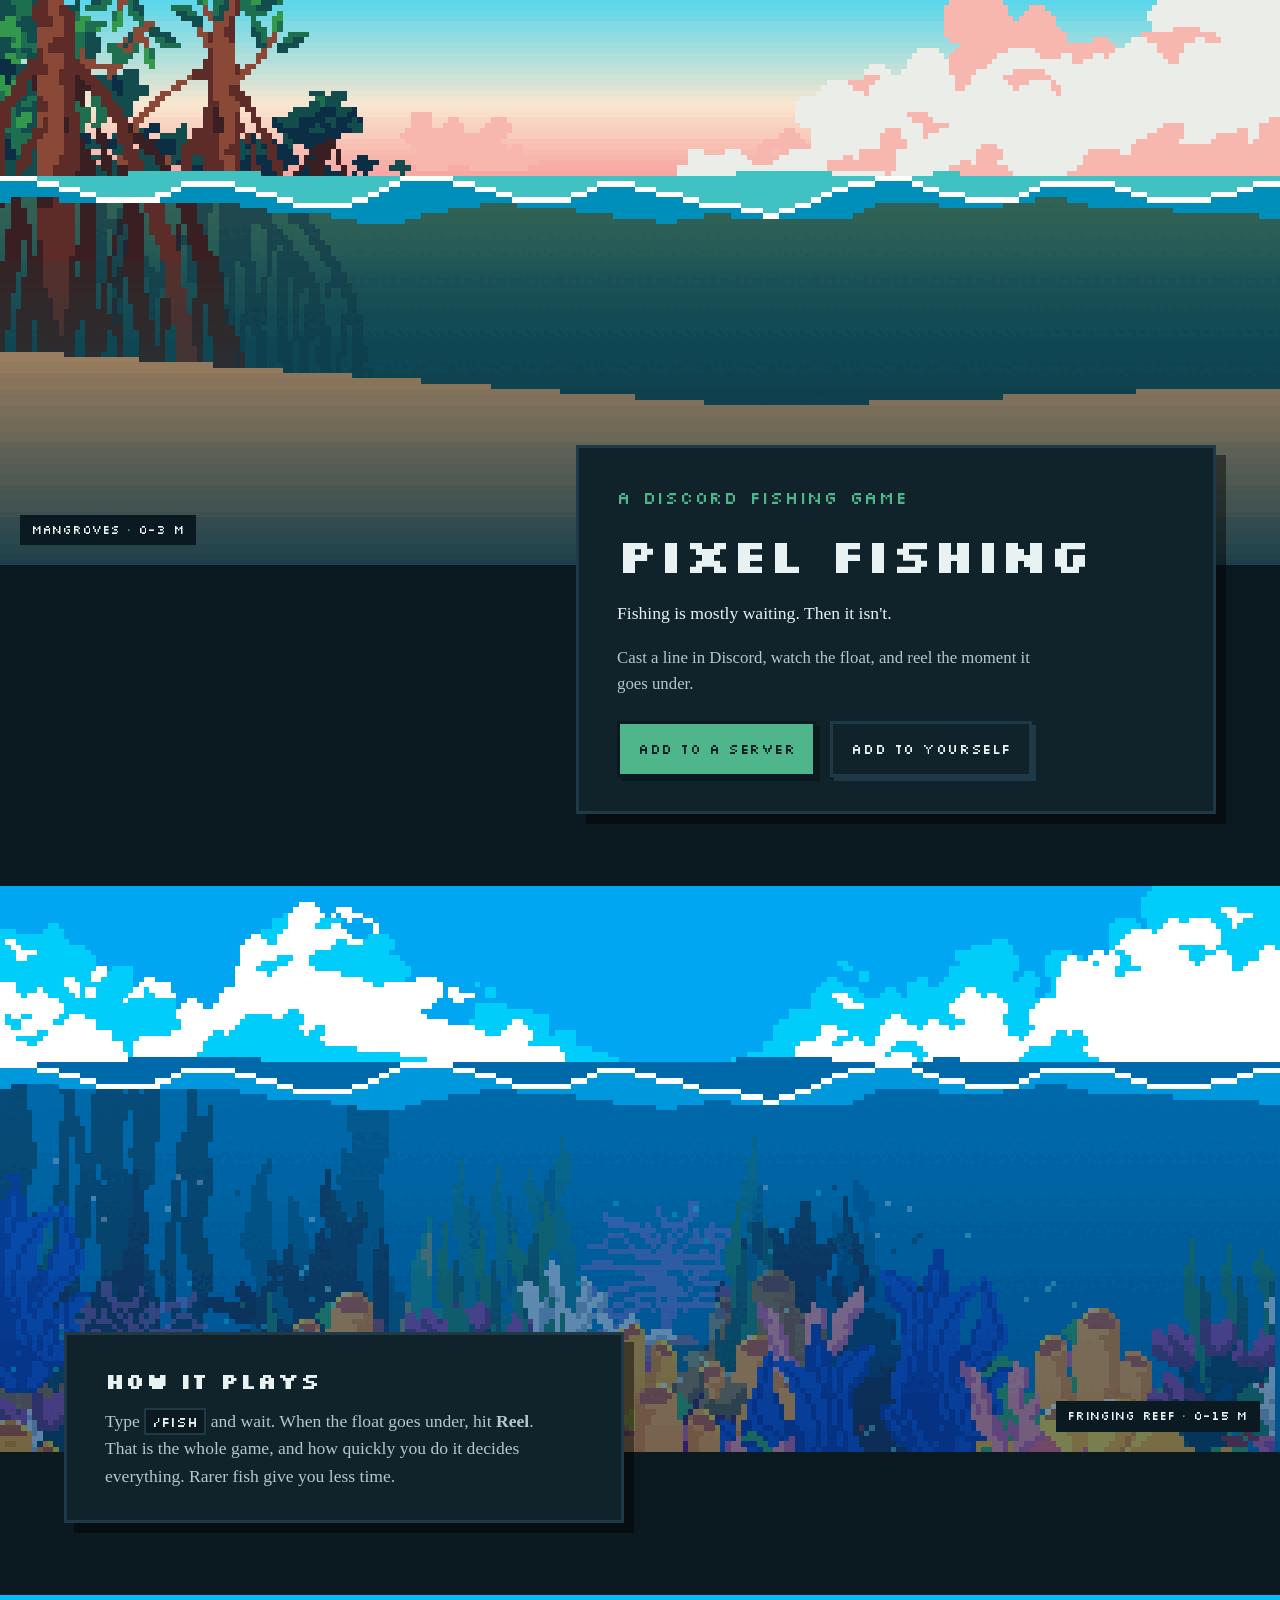
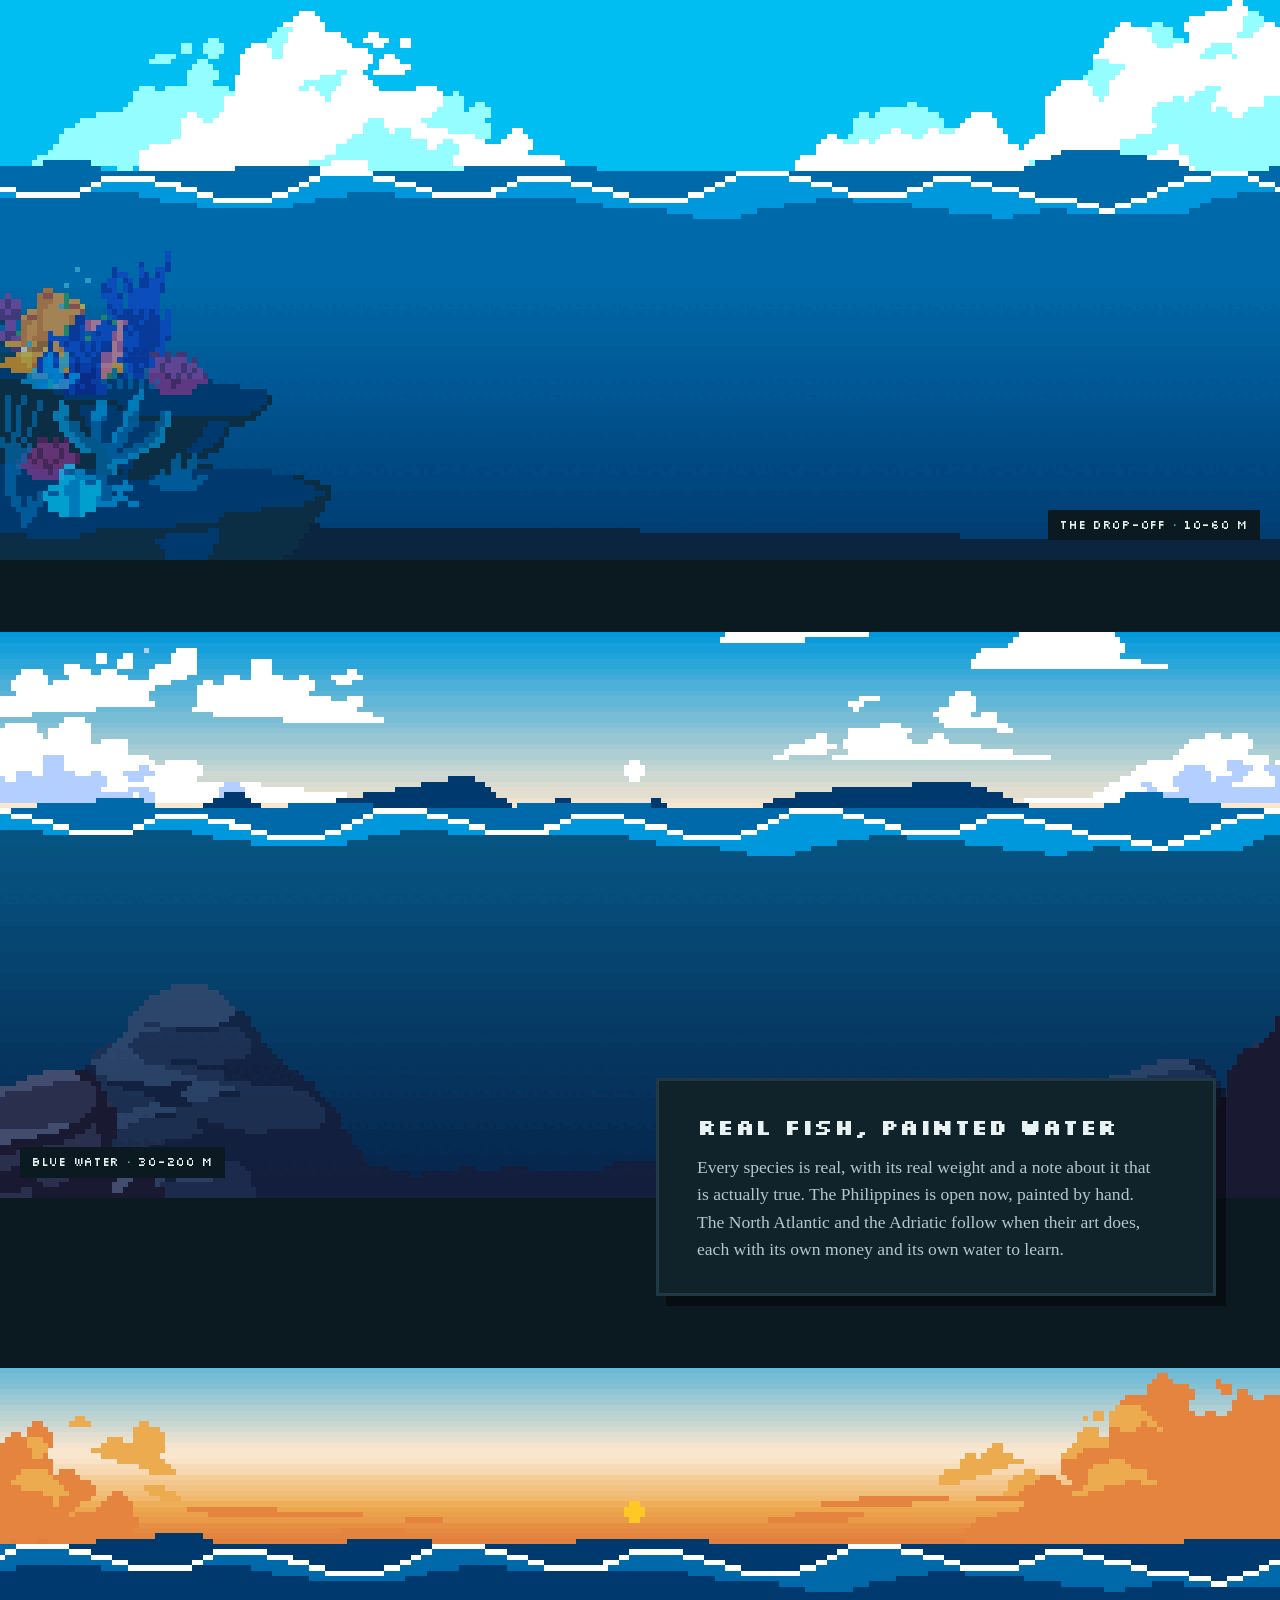
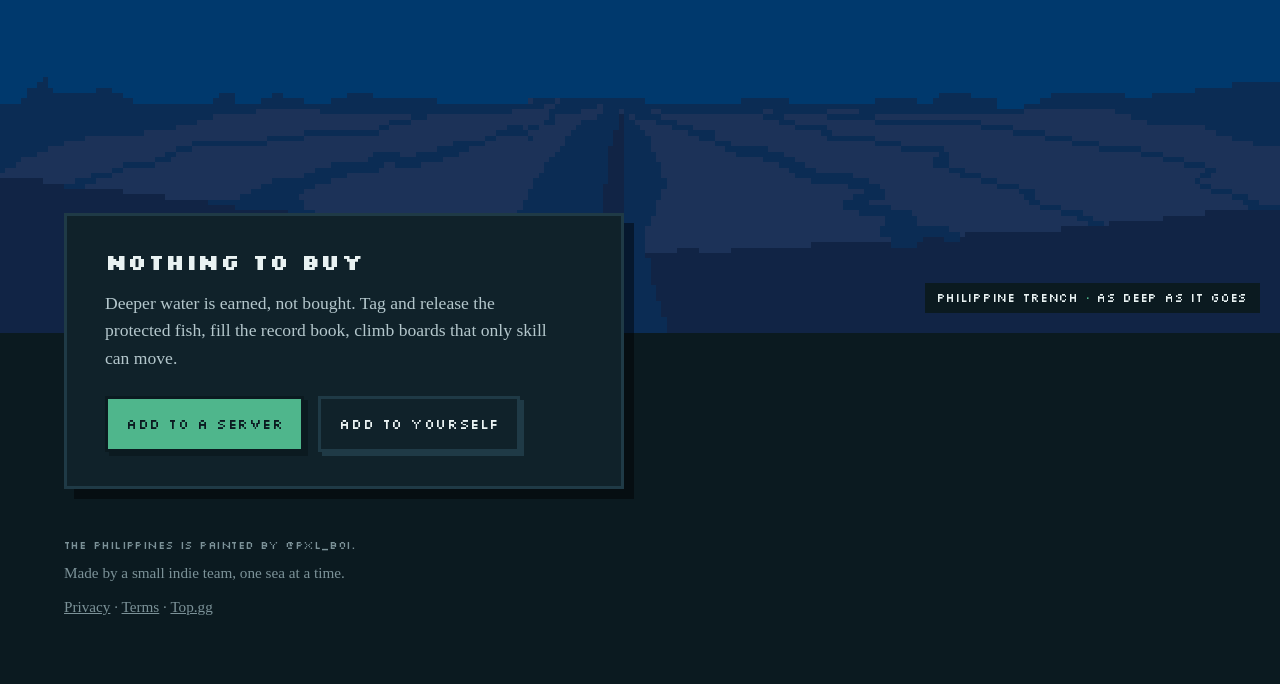
<file: index.html>
<!doctype html>
<html lang="en">
<head>
<meta charset="utf-8">
<meta name="viewport" content="width=device-width, initial-scale=1">
<title>Pixel Fishing · a Discord fishing game</title>
<meta name="description" content="A fishing game for Discord. Cast a line, watch the float, and reel the moment it goes under. Real fish, hand-painted water, and a record book you will never finish.">
<meta property="og:title" content="Pixel Fishing">
<meta property="og:description" content="A fishing game for Discord. Fishing is mostly waiting. Then it isn't.">
<meta property="og:type" content="website">
<meta property="og:url" content="https://pixelfishing.io/">
<meta property="og:image" content="https://pixelfishing.io/img/empty-mangrove-ocean-animated.gif">
<meta property="og:image:width" content="960">
<meta property="og:image:height" content="424">
<meta name="twitter:card" content="summary_large_image">
<meta name="theme-color" content="#0B1A20">
<link rel="icon" href="data:image/svg+xml,%3Csvg xmlns='http://www.w3.org/2000/svg' viewBox='0 0 100 100'%3E%3Ctext y='.9em' font-size='90'%3E%F0%9F%8E%A3%3C/text%3E%3C/svg%3E">
<link rel="preload" as="image" href="img/empty-mangrove-ocean-animated.gif">
<link rel="preload" as="font" type="font/woff2" href="fonts/silkscreen-700.woff2" crossorigin>
<link rel="stylesheet" href="home.css">
</head>
<body>

<section class="zone hero right" id="top">
  <div class="sea">
    <img src="img/empty-mangrove-ocean-animated.gif" width="960" height="424" alt="Mangrove roots at dusk, pink sky, green water over sand" fetchpriority="high">
    <div class="tag">Mangroves <b>·</b> 0-3 m</div>
  </div>
  <div class="plate">
    <p class="kicker">A Discord fishing game</p>
    <h1>Pixel Fishing</h1>
    <p class="lede">Fishing is mostly waiting. Then it isn't.</p>
    <p>Cast a line in Discord, watch the float, and reel the moment it goes under.</p>
    <div class="buttons">
      <a class="btn" href="https://discord.com/oauth2/authorize?client_id=1542098125215244398&amp;scope=bot+applications.commands&amp;permissions=34816">Add to a server</a>
      <a class="btn ghost" href="https://discord.com/oauth2/authorize?client_id=1542098125215244398&amp;integration_type=1&amp;scope=applications.commands">Add to yourself</a>
    </div>
  </div>
</section>

<section class="zone" id="reef">
  <div class="sea">
    <img src="img/empty-reef-ocean-animated.gif" width="960" height="424" alt="A coral reef under a bright sky" loading="lazy" decoding="async">
    <div class="tag">Fringing Reef <b>·</b> 0-15 m</div>
  </div>
  <div class="plate">
    <h2>How it plays</h2>
    <p>Type <span class="cmd">/fish</span> and wait. When the float goes under, hit <strong>Reel</strong>. That is the whole game, and how quickly you do it decides everything. Rarer fish give you less time.</p>
  </div>
</section>

<section class="zone quiet" id="dropoff">
  <div class="sea">
    <img src="img/empty-drop-off-ocean-animated.gif" width="960" height="424" alt="A coral ledge falling away into open blue water" loading="lazy" decoding="async">
    <div class="tag">The Drop-off <b>·</b> 10-60 m</div>
  </div>
</section>

<section class="zone right" id="bluewater">
  <div class="sea">
    <img src="img/empty-blue-water-ocean-animated.gif" width="960" height="424" alt="Open ocean with islands on the horizon" loading="lazy" decoding="async">
    <div class="tag">Blue Water <b>·</b> 30-200 m</div>
  </div>
  <div class="plate">
    <h2>Real fish, painted water</h2>
    <p>Every species is real, with its real weight and a note about it that is actually true. The Philippines is open now, painted by hand. The North Atlantic and the Adriatic follow when their art does, each with its own money and its own water to learn.</p>
  </div>
</section>

<section class="zone" id="trench">
  <div class="sea">
    <img src="img/empty-trench-ocean-animated.gif" width="960" height="424" alt="Sunset over deep water, the seabed splitting into a trench" loading="lazy" decoding="async">
    <div class="tag">Philippine Trench <b>·</b> as deep as it goes</div>
  </div>
  <div class="plate">
    <h2>Nothing to buy</h2>
    <p>Deeper water is earned, not bought. Tag and release the protected fish, fill the record book, climb boards that only skill can move.</p>
    <div class="buttons">
      <a class="btn" href="https://discord.com/oauth2/authorize?client_id=1542098125215244398&amp;scope=bot+applications.commands&amp;permissions=34816">Add to a server</a>
      <a class="btn ghost" href="https://discord.com/oauth2/authorize?client_id=1542098125215244398&amp;integration_type=1&amp;scope=applications.commands">Add to yourself</a>
    </div>
  </div>
</section>

<footer>
  <p class="px">The Philippines is painted by @pxl_boi.</p>
  <p>Made by a small indie team, one sea at a time.</p>
  <p><a href="privacy.html">Privacy</a> &middot; <a href="terms.html">Terms</a> &middot; <a href="https://top.gg/bot/1542098125215244398">Top.gg</a></p>
</footer>

</body>
</html>
</file>
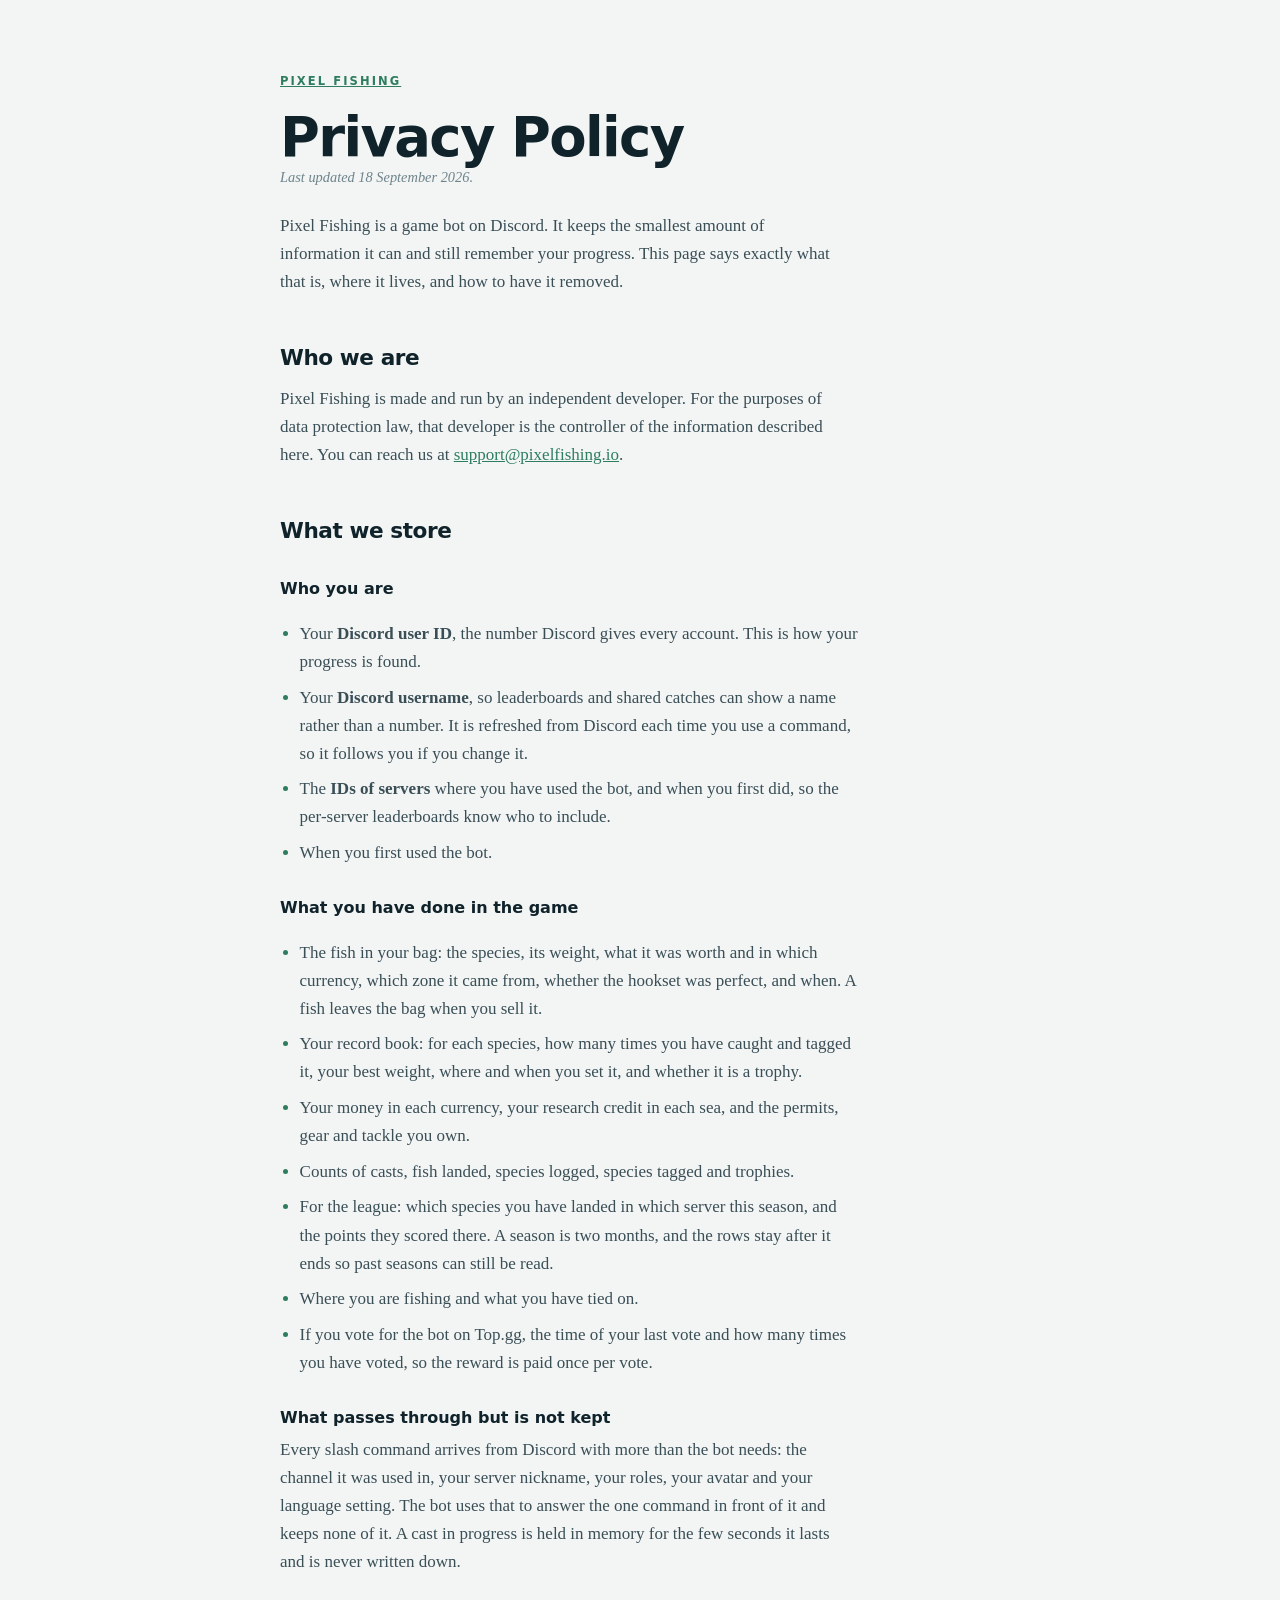
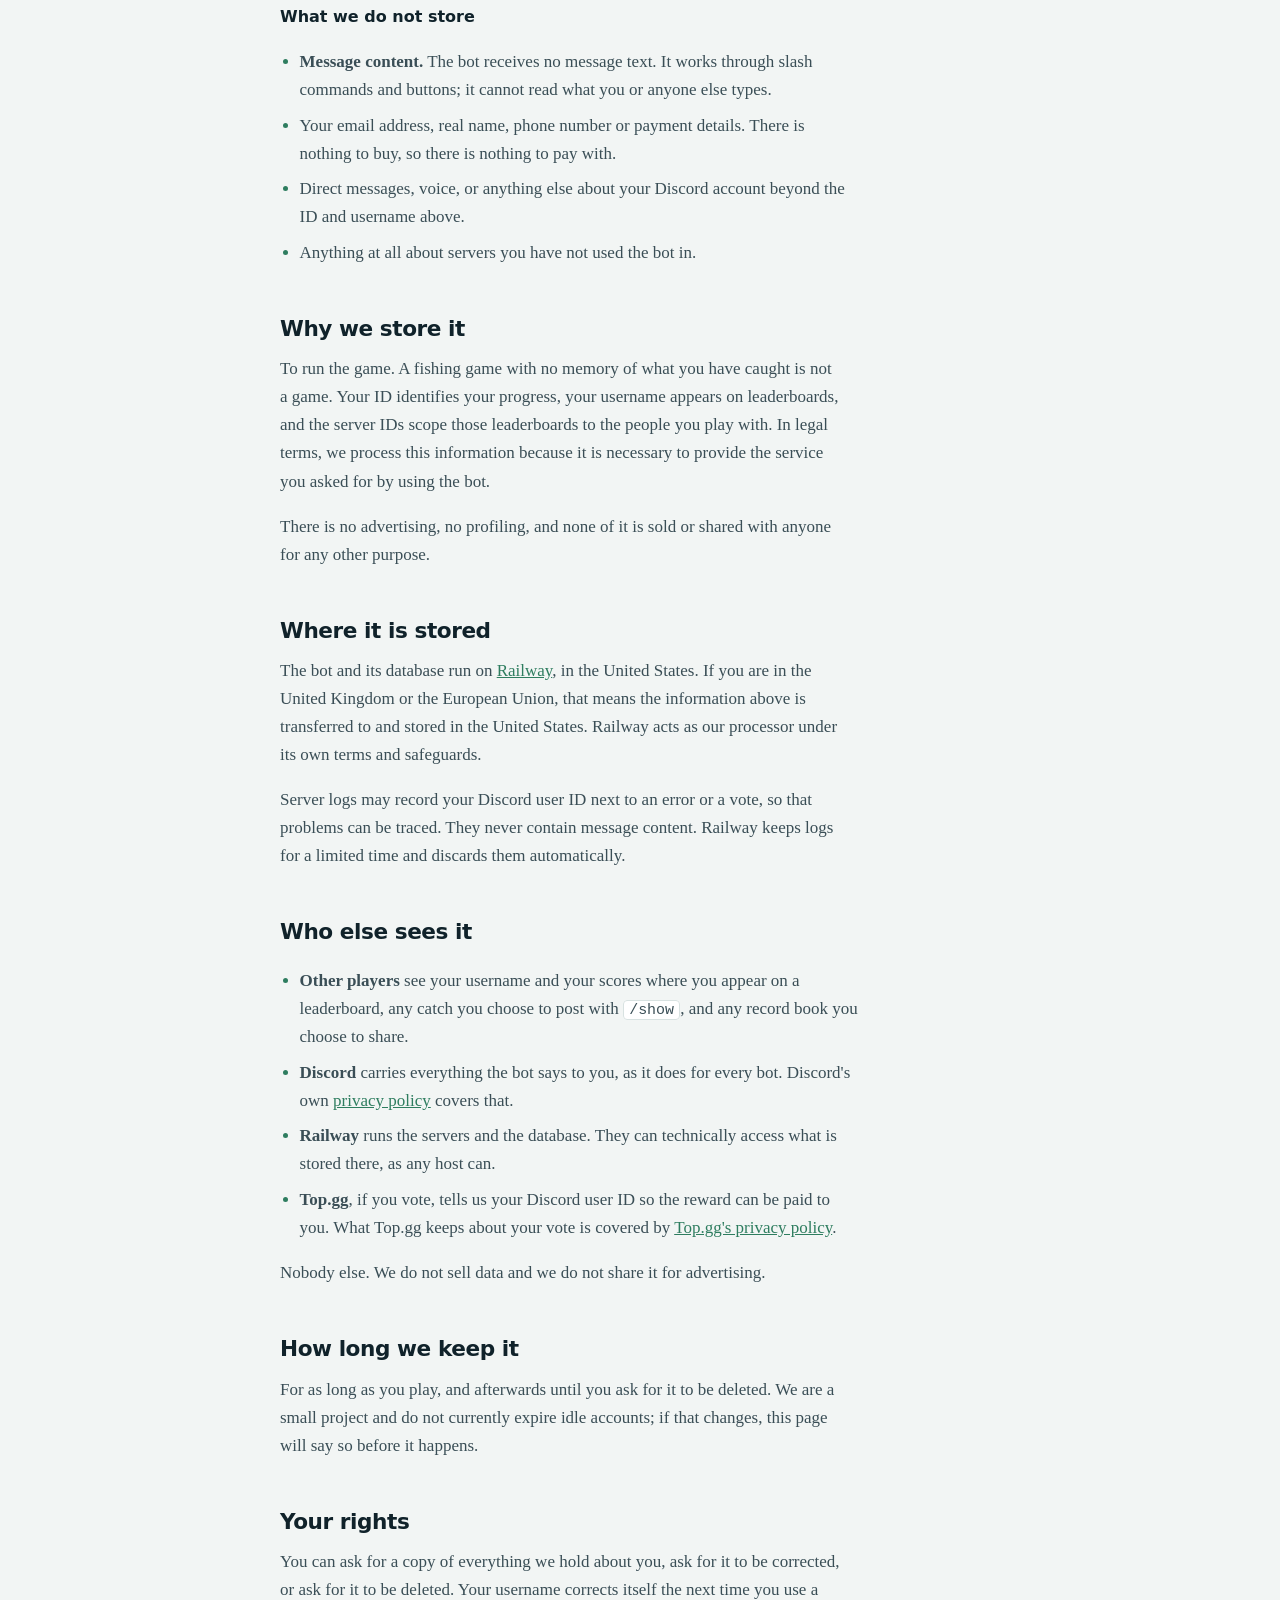
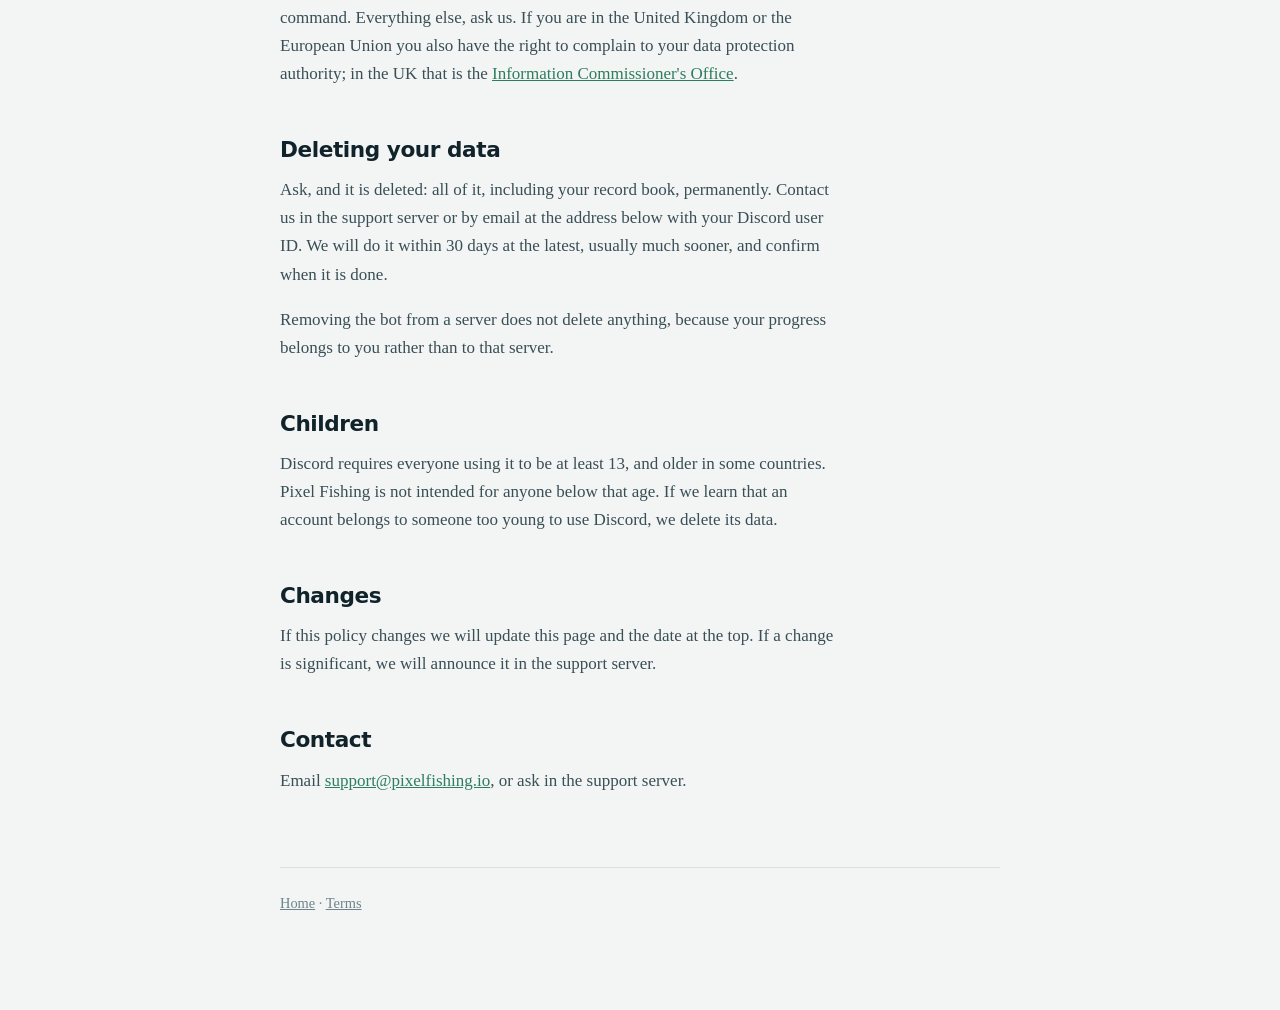
<file: privacy.html>
<!doctype html>
<html lang="en">
<head>
<meta charset="utf-8">
<meta name="viewport" content="width=device-width, initial-scale=1">
<title>Privacy Policy · Pixel Fishing</title>
<meta name="description" content="What Pixel Fishing stores, why, where, for how long, and how to have it deleted.">
<link rel="icon" href="data:image/svg+xml,%3Csvg xmlns='http://www.w3.org/2000/svg' viewBox='0 0 100 100'%3E%3Ctext y='.9em' font-size='90'%3E%F0%9F%8E%A3%3C/text%3E%3C/svg%3E">
<link rel="stylesheet" href="style.css">
</head>
<body>
<div class="wrap">

<header>
  <p class="tagline"><a href="index.html">Pixel Fishing</a></p>
  <h1>Privacy Policy</h1>
  <p class="updated">Last updated 18 September 2026.</p>
</header>

<p>Pixel Fishing is a game bot on Discord. It keeps the smallest amount of information it can and still remember your progress. This page says exactly what that is, where it lives, and how to have it removed.</p>

<h2>Who we are</h2>
<p>Pixel Fishing is made and run by an independent developer. For the purposes of data protection law, that developer is the controller of the information described here. You can reach us at <a href="mailto:support@pixelfishing.io">support@pixelfishing.io</a>.</p>

<h2>What we store</h2>

<h3>Who you are</h3>
<ul>
  <li>Your <strong>Discord user ID</strong>, the number Discord gives every account. This is how your progress is found.</li>
  <li>Your <strong>Discord username</strong>, so leaderboards and shared catches can show a name rather than a number. It is refreshed from Discord each time you use a command, so it follows you if you change it.</li>
  <li>The <strong>IDs of servers</strong> where you have used the bot, and when you first did, so the per-server leaderboards know who to include.</li>
  <li>When you first used the bot.</li>
</ul>

<h3>What you have done in the game</h3>
<ul>
  <li>The fish in your bag: the species, its weight, what it was worth and in which currency, which zone it came from, whether the hookset was perfect, and when. A fish leaves the bag when you sell it.</li>
  <li>Your record book: for each species, how many times you have caught and tagged it, your best weight, where and when you set it, and whether it is a trophy.</li>
  <li>Your money in each currency, your research credit in each sea, and the permits, gear and tackle you own.</li>
  <li>Counts of casts, fish landed, species logged, species tagged and trophies.</li>
  <li>For the league: which species you have landed in which server this season, and the points they scored there. A season is two months, and the rows stay after it ends so past seasons can still be read.</li>
  <li>Where you are fishing and what you have tied on.</li>
  <li>If you vote for the bot on Top.gg, the time of your last vote and how many times you have voted, so the reward is paid once per vote.</li>
</ul>

<h3>What passes through but is not kept</h3>
<p>Every slash command arrives from Discord with more than the bot needs: the channel it was used in, your server nickname, your roles, your avatar and your language setting. The bot uses that to answer the one command in front of it and keeps none of it. A cast in progress is held in memory for the few seconds it lasts and is never written down.</p>

<h3>What we do not store</h3>
<ul>
  <li><strong>Message content.</strong> The bot receives no message text. It works through slash commands and buttons; it cannot read what you or anyone else types.</li>
  <li>Your email address, real name, phone number or payment details. There is nothing to buy, so there is nothing to pay with.</li>
  <li>Direct messages, voice, or anything else about your Discord account beyond the ID and username above.</li>
  <li>Anything at all about servers you have not used the bot in.</li>
</ul>

<h2>Why we store it</h2>
<p>To run the game. A fishing game with no memory of what you have caught is not a game. Your ID identifies your progress, your username appears on leaderboards, and the server IDs scope those leaderboards to the people you play with. In legal terms, we process this information because it is necessary to provide the service you asked for by using the bot.</p>
<p>There is no advertising, no profiling, and none of it is sold or shared with anyone for any other purpose.</p>

<h2>Where it is stored</h2>
<p>The bot and its database run on <a href="https://railway.com">Railway</a>, in the United States. If you are in the United Kingdom or the European Union, that means the information above is transferred to and stored in the United States. Railway acts as our processor under its own terms and safeguards.</p>
<p>Server logs may record your Discord user ID next to an error or a vote, so that problems can be traced. They never contain message content. Railway keeps logs for a limited time and discards them automatically.</p>

<h2>Who else sees it</h2>
<ul>
  <li><strong>Other players</strong> see your username and your scores where you appear on a leaderboard, any catch you choose to post with <code>/show</code>, and any record book you choose to share.</li>
  <li><strong>Discord</strong> carries everything the bot says to you, as it does for every bot. Discord's own <a href="https://discord.com/privacy">privacy policy</a> covers that.</li>
  <li><strong>Railway</strong> runs the servers and the database. They can technically access what is stored there, as any host can.</li>
  <li><strong>Top.gg</strong>, if you vote, tells us your Discord user ID so the reward can be paid to you. What Top.gg keeps about your vote is covered by <a href="https://top.gg/privacy">Top.gg's privacy policy</a>.</li>
</ul>
<p>Nobody else. We do not sell data and we do not share it for advertising.</p>

<h2>How long we keep it</h2>
<p>For as long as you play, and afterwards until you ask for it to be deleted. We are a small project and do not currently expire idle accounts; if that changes, this page will say so before it happens.</p>

<h2>Your rights</h2>
<p>You can ask for a copy of everything we hold about you, ask for it to be corrected, or ask for it to be deleted. Your username corrects itself the next time you use a command. Everything else, ask us. If you are in the United Kingdom or the European Union you also have the right to complain to your data protection authority; in the UK that is the <a href="https://ico.org.uk">Information Commissioner's Office</a>.</p>

<h2>Deleting your data</h2>
<p>Ask, and it is deleted: all of it, including your record book, permanently. Contact us in the support server or by email at the address below with your Discord user ID. We will do it within 30 days at the latest, usually much sooner, and confirm when it is done.</p>
<p>Removing the bot from a server does not delete anything, because your progress belongs to you rather than to that server.</p>

<h2>Children</h2>
<p>Discord requires everyone using it to be at least 13, and older in some countries. Pixel Fishing is not intended for anyone below that age. If we learn that an account belongs to someone too young to use Discord, we delete its data.</p>

<h2>Changes</h2>
<p>If this policy changes we will update this page and the date at the top. If a change is significant, we will announce it in the support server.</p>

<h2>Contact</h2>
<p>Email <a href="mailto:support@pixelfishing.io">support@pixelfishing.io</a>, or ask in the support server.</p>

<footer>
  <p><a href="index.html">Home</a> &middot; <a href="terms.html">Terms</a></p>
</footer>

</div>
</body>
</html>
</file>
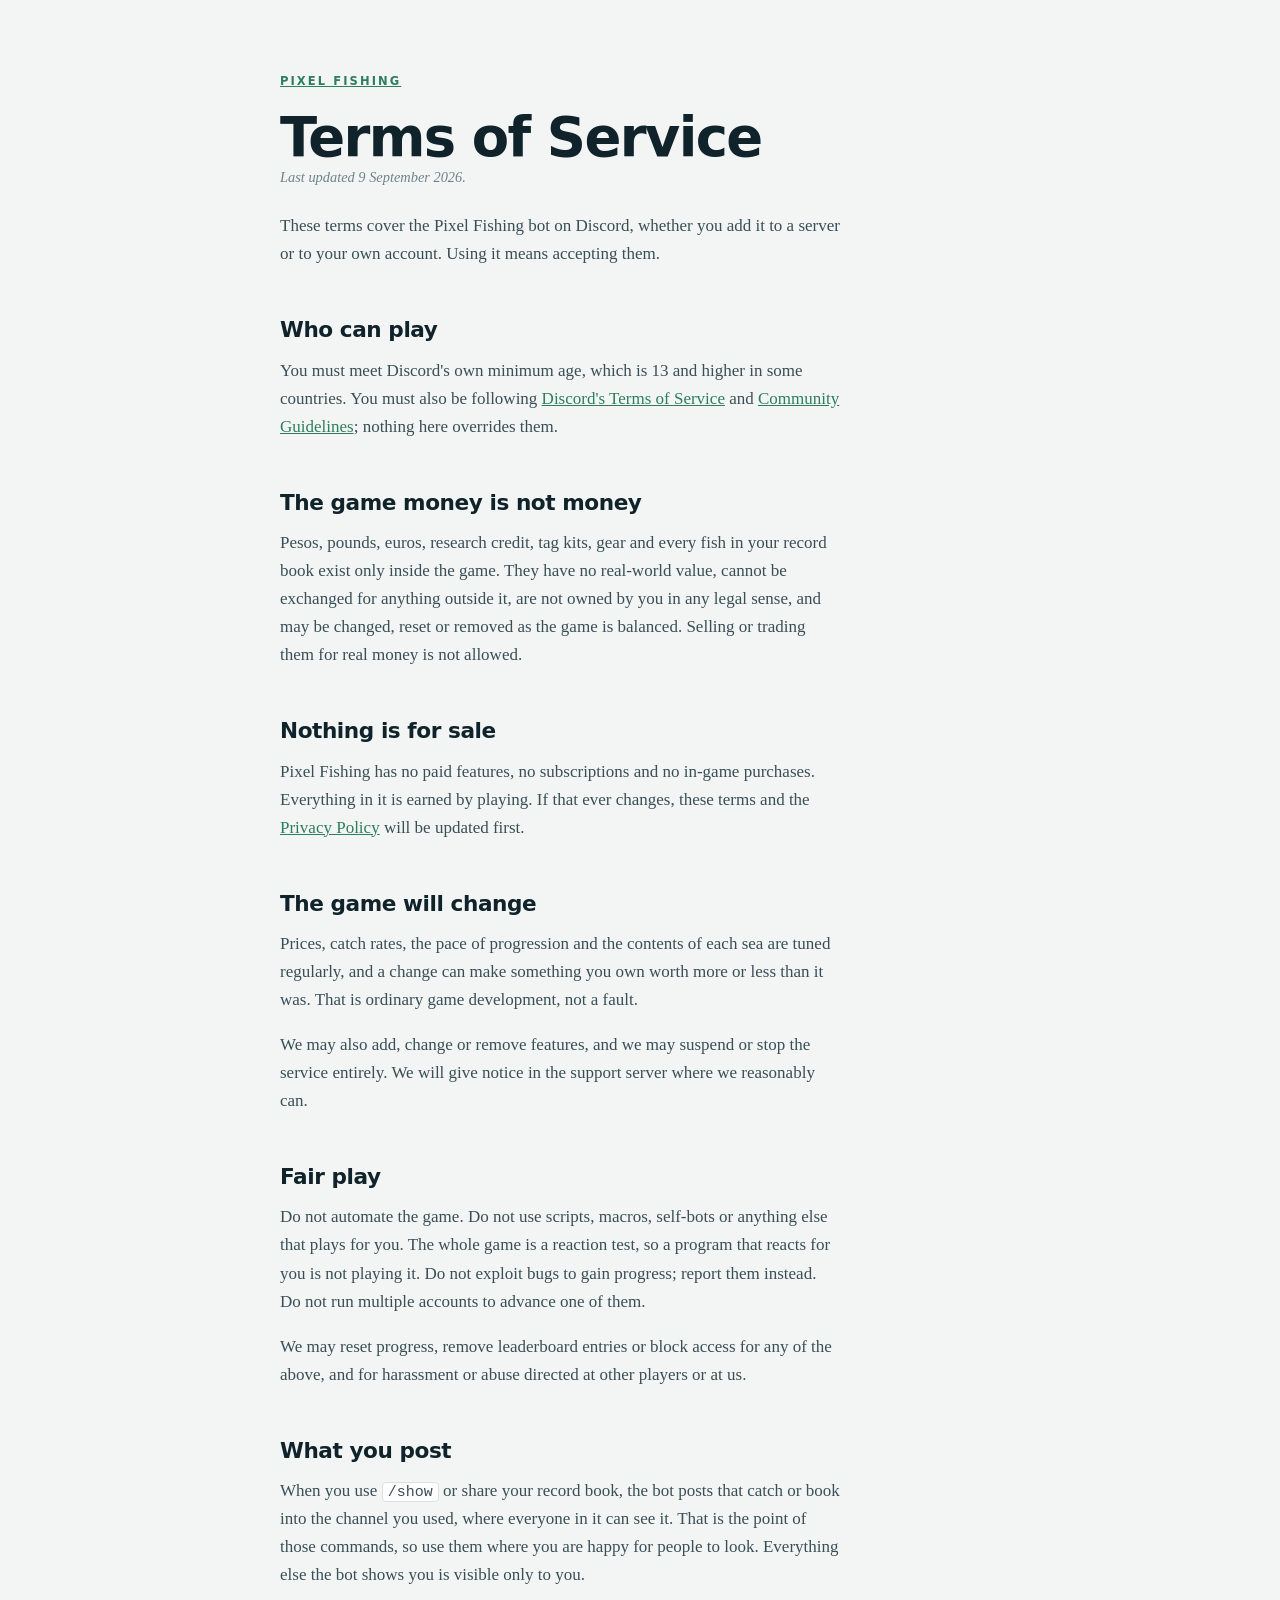
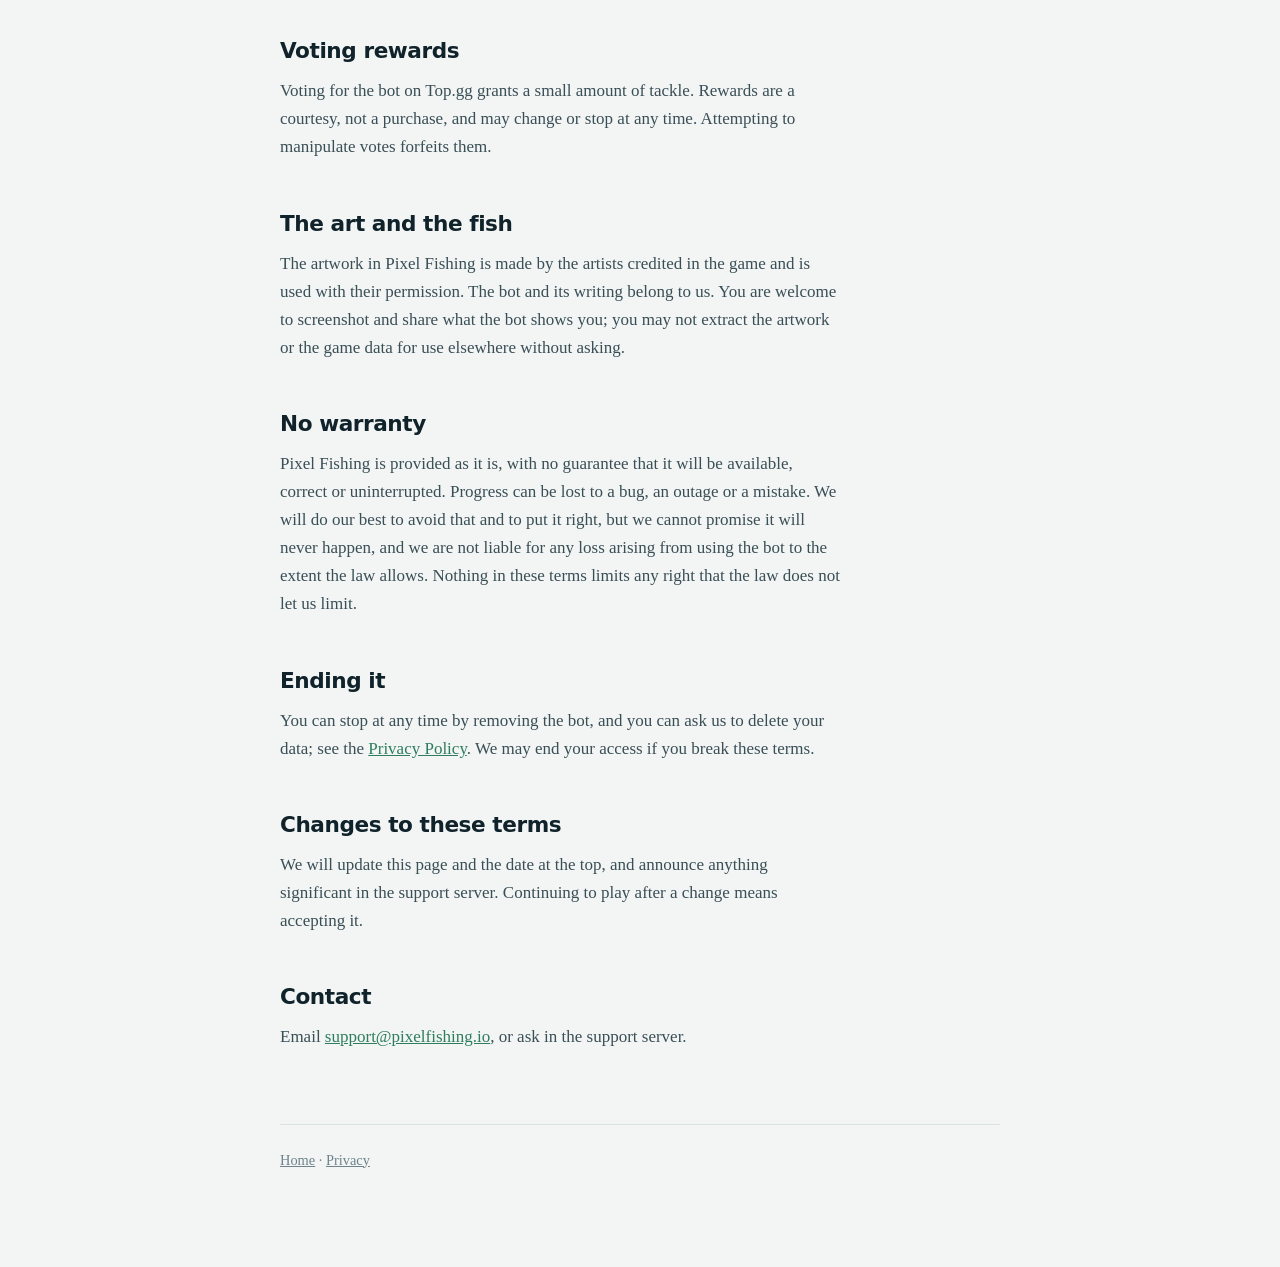
<file: terms.html>
<!doctype html>
<html lang="en">
<head>
<meta charset="utf-8">
<meta name="viewport" content="width=device-width, initial-scale=1">
<title>Terms of Service · Pixel Fishing</title>
<meta name="description" content="The terms for using the Pixel Fishing Discord bot.">
<link rel="icon" href="data:image/svg+xml,%3Csvg xmlns='http://www.w3.org/2000/svg' viewBox='0 0 100 100'%3E%3Ctext y='.9em' font-size='90'%3E%F0%9F%8E%A3%3C/text%3E%3C/svg%3E">
<link rel="stylesheet" href="style.css">
</head>
<body>
<div class="wrap">

<header>
  <p class="tagline"><a href="index.html">Pixel Fishing</a></p>
  <h1>Terms of Service</h1>
  <p class="updated">Last updated 9 September 2026.</p>
</header>

<p>These terms cover the Pixel Fishing bot on Discord, whether you add it to a server or to your own account. Using it means accepting them.</p>

<h2>Who can play</h2>
<p>You must meet Discord's own minimum age, which is 13 and higher in some countries. You must also be following <a href="https://discord.com/terms">Discord's Terms of Service</a> and <a href="https://discord.com/guidelines">Community Guidelines</a>; nothing here overrides them.</p>

<h2>The game money is not money</h2>
<p>Pesos, pounds, euros, research credit, tag kits, gear and every fish in your record book exist only inside the game. They have no real-world value, cannot be exchanged for anything outside it, are not owned by you in any legal sense, and may be changed, reset or removed as the game is balanced. Selling or trading them for real money is not allowed.</p>

<h2>Nothing is for sale</h2>
<p>Pixel Fishing has no paid features, no subscriptions and no in-game purchases. Everything in it is earned by playing. If that ever changes, these terms and the <a href="privacy.html">Privacy Policy</a> will be updated first.</p>

<h2>The game will change</h2>
<p>Prices, catch rates, the pace of progression and the contents of each sea are tuned regularly, and a change can make something you own worth more or less than it was. That is ordinary game development, not a fault.</p>
<p>We may also add, change or remove features, and we may suspend or stop the service entirely. We will give notice in the support server where we reasonably can.</p>

<h2>Fair play</h2>
<p>Do not automate the game. Do not use scripts, macros, self-bots or anything else that plays for you. The whole game is a reaction test, so a program that reacts for you is not playing it. Do not exploit bugs to gain progress; report them instead. Do not run multiple accounts to advance one of them.</p>
<p>We may reset progress, remove leaderboard entries or block access for any of the above, and for harassment or abuse directed at other players or at us.</p>

<h2>What you post</h2>
<p>When you use <code>/show</code> or share your record book, the bot posts that catch or book into the channel you used, where everyone in it can see it. That is the point of those commands, so use them where you are happy for people to look. Everything else the bot shows you is visible only to you.</p>

<h2>Voting rewards</h2>
<p>Voting for the bot on Top.gg grants a small amount of tackle. Rewards are a courtesy, not a purchase, and may change or stop at any time. Attempting to manipulate votes forfeits them.</p>

<h2>The art and the fish</h2>
<p>The artwork in Pixel Fishing is made by the artists credited in the game and is used with their permission. The bot and its writing belong to us. You are welcome to screenshot and share what the bot shows you; you may not extract the artwork or the game data for use elsewhere without asking.</p>

<h2>No warranty</h2>
<p>Pixel Fishing is provided as it is, with no guarantee that it will be available, correct or uninterrupted. Progress can be lost to a bug, an outage or a mistake. We will do our best to avoid that and to put it right, but we cannot promise it will never happen, and we are not liable for any loss arising from using the bot to the extent the law allows. Nothing in these terms limits any right that the law does not let us limit.</p>

<h2>Ending it</h2>
<p>You can stop at any time by removing the bot, and you can ask us to delete your data; see the <a href="privacy.html">Privacy Policy</a>. We may end your access if you break these terms.</p>

<h2>Changes to these terms</h2>
<p>We will update this page and the date at the top, and announce anything significant in the support server. Continuing to play after a change means accepting it.</p>

<h2>Contact</h2>
<p>Email <a href="mailto:support@pixelfishing.io">support@pixelfishing.io</a>, or ask in the support server.</p>

<footer>
  <p><a href="index.html">Home</a> &middot; <a href="privacy.html">Privacy</a></p>
</footer>

</div>
</body>
</html>
</file>
<file: home.css>
/* Pixel Fishing home page. The page is the descent: five oceans in zone
   order, mangroves at the top and the trench at the bottom, each carrying a
   plate of text styled like the caption plates in the game. */

@font-face {
  font-family: "Silkscreen"; font-style: normal; font-weight: 400; font-display: swap;
  src: url(fonts/silkscreen-400.woff2) format("woff2");
}
@font-face {
  font-family: "Silkscreen"; font-style: normal; font-weight: 700; font-display: swap;
  src: url(fonts/silkscreen-700.woff2) format("woff2");
}

:root {
  --ink:   #0B1A20;
  --plate: #10222A;
  --edge:  #1F3A46;
  --paper: #E9F2F2;
  --body:  #B4C7CC;
  --mute:  #7C9298;
  --sea:   #4FB68C;
  --alarm: #E0603F;
  --gold:  #D9A445;
  --px: ui-monospace, "Silkscreen", monospace;
}
* { box-sizing: border-box; }
html { scroll-behavior: smooth; background: var(--ink); }
body {
  margin: 0; background: var(--ink); color: var(--body);
  font: 17px/1.6 ui-serif, Georgia, "Times New Roman", serif;
  -webkit-font-smoothing: antialiased;
}
a { color: var(--sea); }
.px { font-family: "Silkscreen", ui-monospace, monospace; letter-spacing: .04em; }

/* One ocean per section, edge to edge, capped so the art never scales past
   seven pixels per pixel on very wide screens. */
.zone { max-width: 1680px; margin: 0 auto 72px; }
.zone:last-of-type { margin-bottom: 0; }
.sea { position: relative; line-height: 0; }
.sea img {
  width: 100%; height: auto; display: block;
  image-rendering: -webkit-optimize-contrast; image-rendering: crisp-edges; image-rendering: pixelated;
}
.tag {
  position: absolute; left: 20px; bottom: 20px; line-height: 1.2;
  font-family: "Silkscreen", monospace; font-size: 12px; letter-spacing: .06em; text-transform: uppercase;
  background: var(--ink); color: var(--paper); padding: 8px 12px;
}
.tag b { color: var(--sea); font-weight: 400; }
/* The tag sits in whichever corner the plate leaves free. */
.zone:not(.right) .tag { left: auto; right: 20px; }

/* The plate overlaps the bottom of its ocean, on whichever side the water is
   calmer. */
.plate {
  position: relative; z-index: 1;
  background: var(--plate); color: var(--body);
  border: 3px solid var(--edge); box-shadow: 10px 10px 0 rgba(0, 0, 0, .45);
  max-width: 560px; padding: 32px 38px 30px; margin: -120px 5vw 0;
}
.zone.right .plate { margin-left: auto; }
.plate h2 {
  font-family: "Silkscreen", monospace; font-weight: 700; font-size: 22px; line-height: 1.25;
  letter-spacing: .02em; text-transform: uppercase; color: var(--paper); margin: 0 0 14px;
}
.meta {
  font-family: "Silkscreen", monospace; font-size: 12px; letter-spacing: .06em; text-transform: uppercase;
  color: var(--mute); margin: 0 0 22px;
}
.meta b { color: var(--sea); font-weight: 400; }
.plate p { margin: 0 0 1em; max-width: 52ch; font-size: 1.1rem; line-height: 1.55; }
.plate p:last-child { margin-bottom: 0; }

.deeper {
  display: inline-block; margin-top: 22px; text-decoration: none;
  font-family: "Silkscreen", monospace; font-size: 12px; letter-spacing: .06em; text-transform: uppercase; color: var(--sea);
}
.deeper:hover { color: var(--paper); }

/* Hero */
.hero .plate { max-width: 640px; padding-top: 36px; }
.hero .plate > p:not(.kicker):not(.lede) { color: var(--body); font-size: 1.05rem; }
.kicker {
  font-family: "Silkscreen", monospace; font-size: 12px; letter-spacing: .1em; text-transform: uppercase;
  color: var(--sea); margin: 0 0 14px;
}
.hero h1 {
  font-family: "Silkscreen", monospace; font-weight: 700; text-transform: uppercase;
  font-size: clamp(26px, 4.6vw, 48px); line-height: 1.1; letter-spacing: .01em; color: var(--paper); margin: 0 0 18px;
}
.lede { font-size: 1.35rem; color: var(--paper); margin: 0 0 10px; }
.buttons { display: flex; flex-wrap: wrap; gap: 14px; margin: 24px 0 4px; }
.btn {
  font-family: "Silkscreen", monospace; font-size: 14px; letter-spacing: .04em; text-transform: uppercase; text-decoration: none;
  padding: 14px 18px; background: var(--sea); color: var(--ink);
  border: 3px solid var(--ink); box-shadow: 4px 4px 0 var(--ink);
}
.btn.ghost { background: var(--plate); color: var(--paper); border-color: var(--edge); box-shadow: 4px 4px 0 var(--edge); }
.btn:hover { transform: translate(-1px, -1px); box-shadow: 5px 5px 0 var(--ink); }
.btn.ghost:hover { box-shadow: 5px 5px 0 var(--edge); }
.btn:active { transform: translate(2px, 2px); box-shadow: 2px 2px 0 var(--ink); }
/* An ocean with no plate: a breath between beats. */
.zone.quiet { margin-bottom: 72px; }
.cmd {
  font-family: "Silkscreen", monospace; font-size: .8em; color: var(--paper);
  background: var(--ink); border: 2px solid var(--edge); padding: 2px 6px; white-space: nowrap;
}

footer {
  max-width: 1680px; margin: 0 auto; padding: 48px 5vw 56px;
  font-size: .95rem; color: var(--mute);
}
footer p { margin: 0 0 .6em; max-width: 70ch; }
footer a { color: var(--mute); }
footer .px { font-size: 11px; color: var(--mute); }

@media (max-width: 860px) {
  .zone { margin-bottom: 48px; }
  .sea img { aspect-ratio: 4 / 3; object-fit: cover; }
  .plate, .zone.right .plate { margin: -40px 4vw 0; padding: 26px 22px 24px; max-width: none; box-shadow: 6px 6px 0 rgba(0, 0, 0, .45); }
  /* The plate overlaps the bottom of the ocean here, so the tag moves up. */
  .tag, .zone:not(.right) .tag { left: 12px; right: auto; top: 12px; bottom: auto; font-size: 11px; }
  .plate h2 { font-size: 20px; }
  body { font-size: 16px; }
}
</file>
<file: style.css>
/* Pixel Fishing — the palette is the bot's own accent colours, so the site
   and the panels in Discord look like the same game. */
:root {
  --sea:    #2E7D5F;
  --deep:   #0B1A20;
  --paper:  #F2F5F4;
  --card:   #FFFFFF;
  --ink:    #10222A;
  --body:   #3A4E56;
  --mute:   #6E838B;
  --line:   #D8E2E1;
  --gold:   #A8720F;
  --blue:   #26688A;
}
@media (prefers-color-scheme: dark) {
  :root {
    --paper: #08141A; --card: #0F222C; --ink: #E9F2F2; --body: #B4C7CC;
    --mute: #7C9298; --line: #1C333E; --sea: #4FB68C; --gold: #D9A445; --blue: #5AA6CE;
  }
}
* { box-sizing: border-box; }
body {
  margin: 0; padding: 0 20px 80px;
  background: var(--paper); color: var(--body);
  font: 17px/1.65 ui-serif, Georgia, "Times New Roman", serif;
  -webkit-font-smoothing: antialiased;
}
.wrap { max-width: 720px; margin: 0 auto; }
header { padding: 72px 0 8px; }
h1 {
  font-family: ui-sans-serif, system-ui, -apple-system, "Segoe UI", sans-serif;
  font-size: clamp(2.2rem, 7vw, 3.4rem); line-height: 1.05; letter-spacing: -.03em;
  font-weight: 800; color: var(--ink); margin: 0;
}
h2 {
  font-family: ui-sans-serif, system-ui, -apple-system, sans-serif;
  font-size: 1.35rem; letter-spacing: -.02em; font-weight: 700;
  color: var(--ink); margin: 44px 0 .4em;
}
h3 {
  font-family: ui-sans-serif, system-ui, -apple-system, sans-serif;
  font-size: 1rem; font-weight: 700; color: var(--ink); margin: 28px 0 .3em;
}
p, li { max-width: 66ch; }
p { margin: 0 0 1em; }
a { color: var(--sea); }
.lede { font-size: 1.2rem; color: var(--body); margin-top: 1em; }
.tagline {
  font-family: ui-sans-serif, system-ui, sans-serif; font-size: .72rem;
  font-weight: 700; letter-spacing: .18em; text-transform: uppercase;
  color: var(--sea); margin: 0 0 18px;
}
.buttons { display: flex; flex-wrap: wrap; gap: 12px; margin: 32px 0 8px; }
.btn {
  font-family: ui-sans-serif, system-ui, sans-serif; font-size: .95rem; font-weight: 600;
  text-decoration: none; padding: 11px 20px; border-radius: 8px;
  background: var(--sea); color: #fff; border: 1px solid transparent;
}
.btn.ghost { background: transparent; color: var(--ink); border-color: var(--line); }
ul { padding-left: 1.15em; }
li { margin-bottom: .45em; }
li::marker { color: var(--sea); }
.shots { display: grid; grid-template-columns: 1fr 1fr; gap: 14px; margin: 24px 0; }
@media (max-width: 620px) { .shots { grid-template-columns: 1fr; } }
.shots img { width: 100%; border-radius: 8px; border: 1px solid var(--line); display: block; }
footer {
  margin-top: 72px; padding-top: 24px; border-top: 1px solid var(--line);
  font-size: .9rem; color: var(--mute);
}
footer a { color: var(--mute); }
.updated { font-size: .9rem; color: var(--mute); font-style: italic; }
code {
  font-family: ui-monospace, Menlo, monospace; font-size: .88em;
  background: var(--card); border: 1px solid var(--line); border-radius: 4px; padding: .08em .35em;
}
</file>
